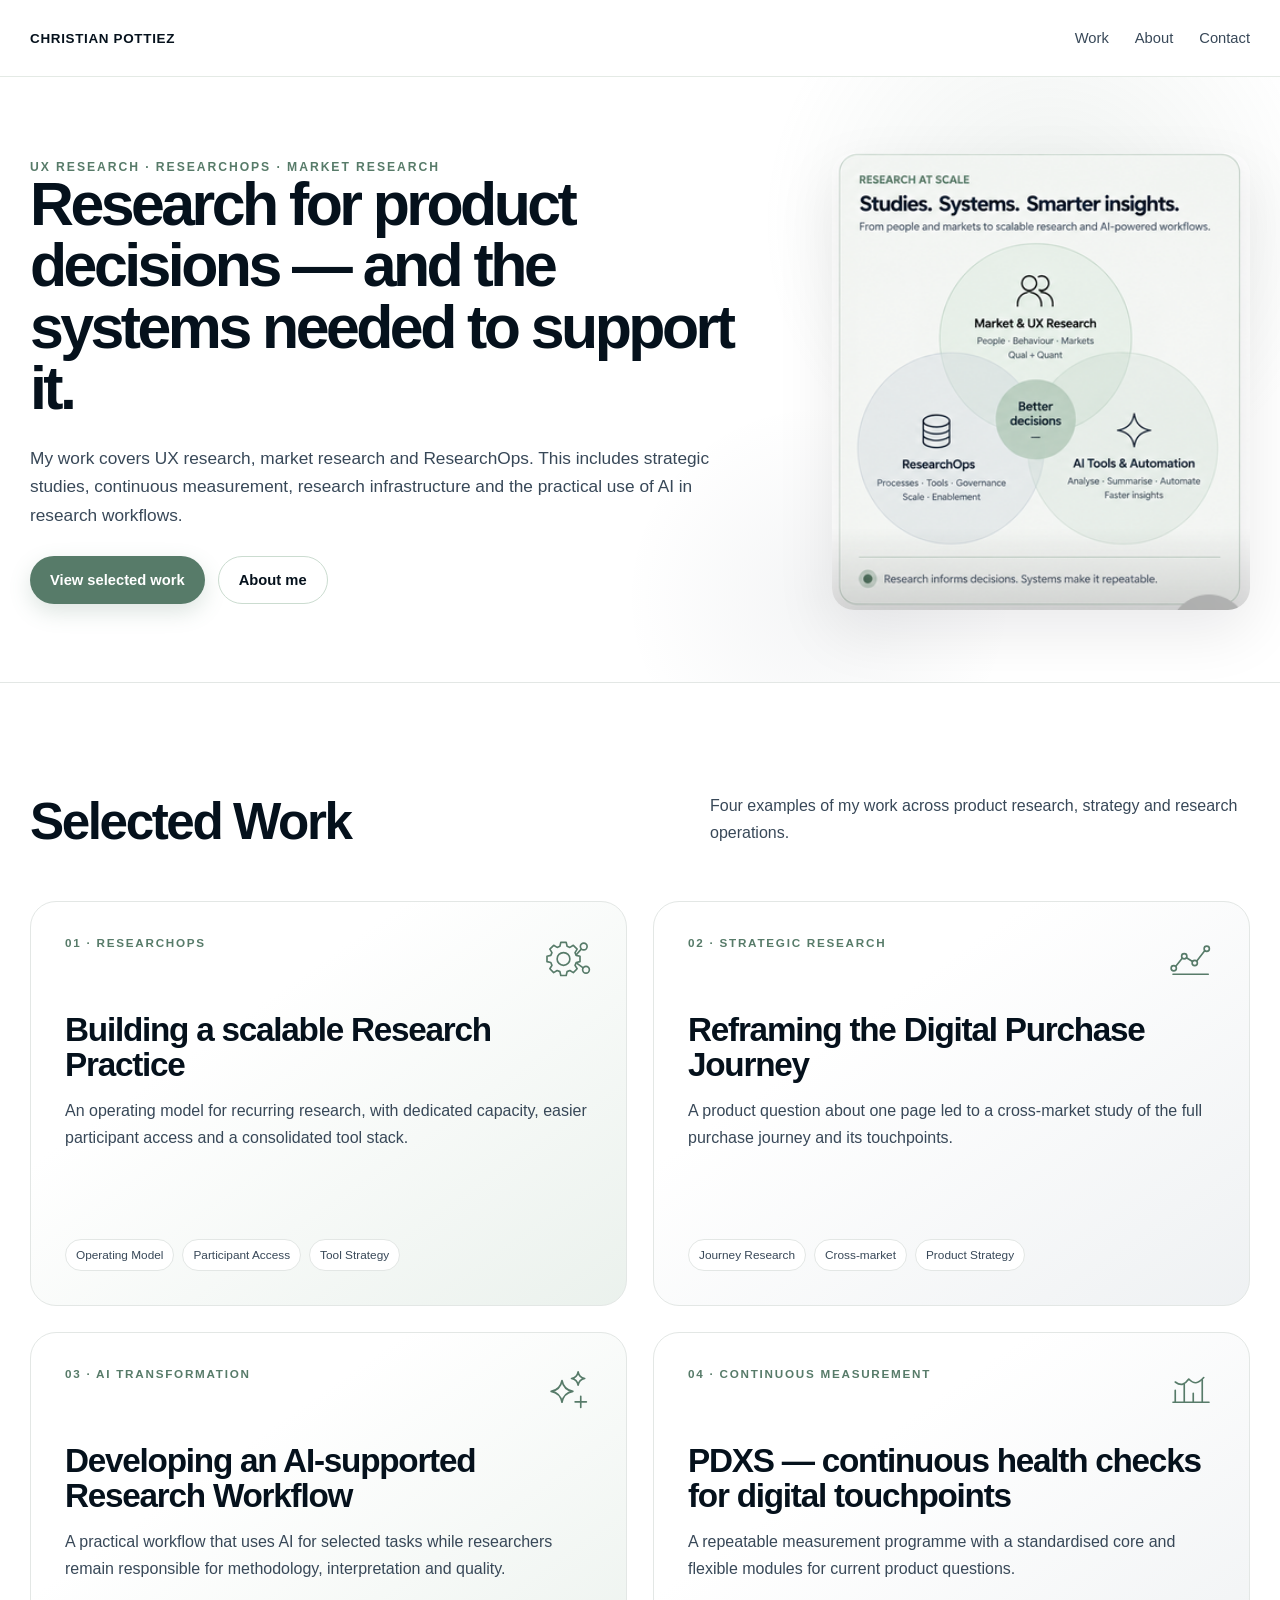
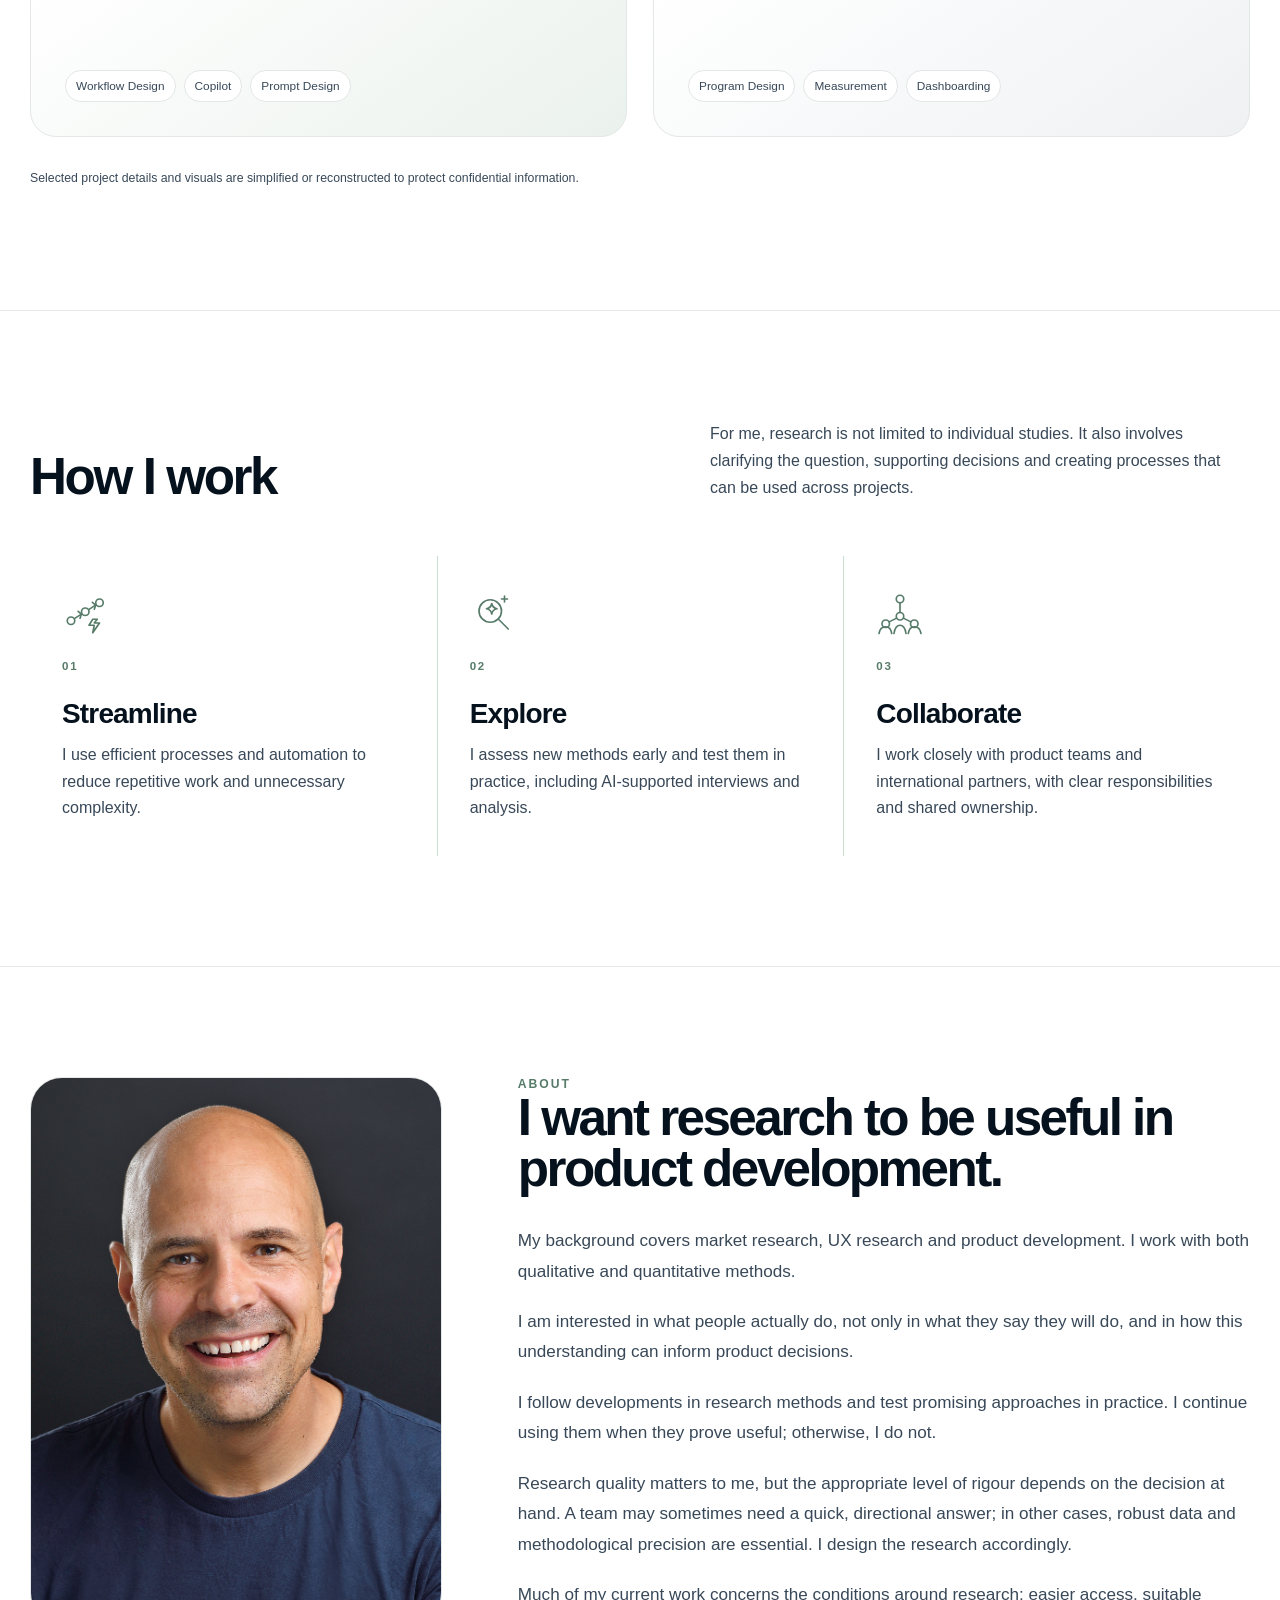
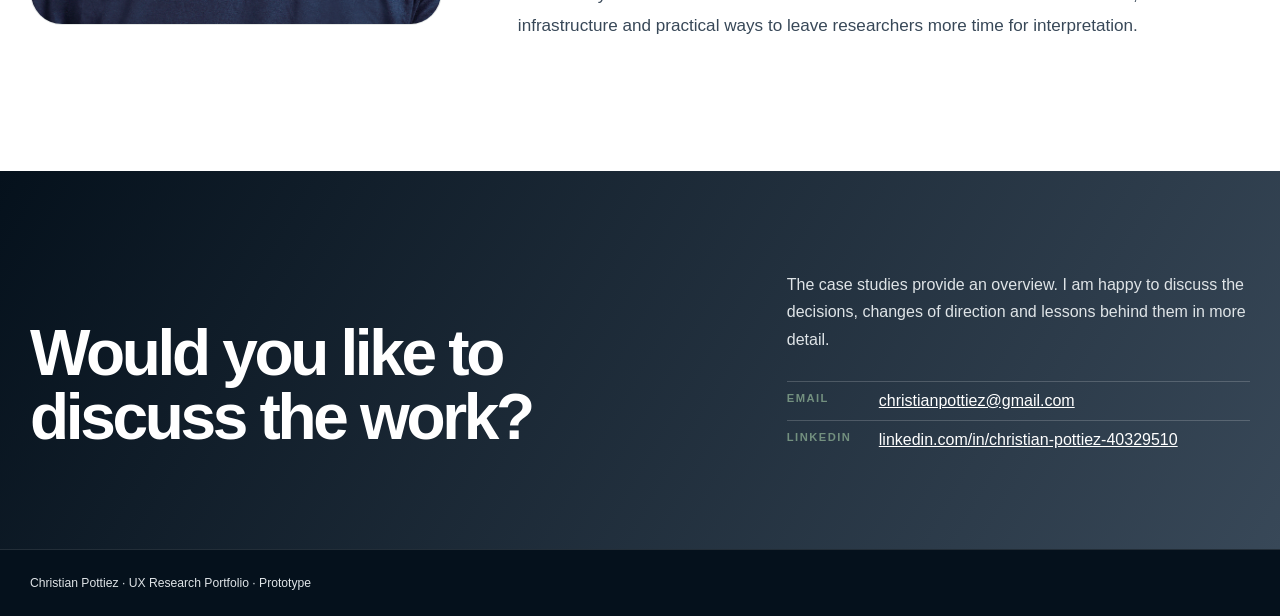
<file: index.html>
<!doctype html><html lang="en"><head>
<meta charset="utf-8"><meta name="viewport" content="width=device-width, initial-scale=1">
<meta name="robots" content="noindex,nofollow">
<title>Christian Pottiez — UX Research, ResearchOps & Market Research</title>
<link rel="icon" href="assets/icons/favicon.svg?v=20260906-3" type="image/svg+xml">
<link rel="stylesheet" href="assets/css/styles.css?v=20260910-7">
</head>
<body><header class="nav"><div class="wrap nav-inner">
<a class="brand" href="index.html">Christian Pottiez</a>
<nav class="nav-links"><a href="index.html#work">Work</a><a href="index.html#about">About</a><a href="index.html#contact">Contact</a></nav>
</div></header>
<main>
<section class="hero"><div class="wrap hero-grid">
<div>
<div class="eyebrow">UX Research · ResearchOps · Market Research</div>
<h1>Research for product decisions — and the systems needed to support it.</h1>
<p class="hero-copy">My work covers UX research, market research and ResearchOps. This includes strategic studies, continuous measurement, research infrastructure and the practical use of AI in research workflows.</p>
<div class="button-row"><a class="btn btn-dark" href="#work">View selected work</a><a class="btn btn-light" href="#about">About me</a></div>
</div>
<img class="hero-graphic" src="assets/images/hero-research-at-scale.png" alt="Research at scale: Market and UX Research, ResearchOps, and AI Tools and Automation overlap to support better decisions.">
</div></section>

<section class="section" id="work"><div class="wrap">
<div class="section-head"><h2>Selected Work</h2><p>Four examples of my work across product research, strategy and research operations.</p></div>
<div class="case-grid">
<a class="case-card" href="work/researchops/"><div><div class="case-top"><span class="case-no">01 · RESEARCHOPS</span><img class="case-icon" src="assets/icons/researchops.svg?v=20260906-4" alt=""></div><h3>Building a scalable Research Practice</h3><p>An operating model for recurring research, with dedicated capacity, easier participant access and a consolidated tool stack.</p></div><div class="tags"><span class="tag">Operating Model</span><span class="tag">Participant Access</span><span class="tag">Tool Strategy</span></div></a>
<a class="case-card" href="work/purchase-journey/"><div><div class="case-top"><span class="case-no">02 · STRATEGIC RESEARCH</span><img class="case-icon" src="assets/icons/purchase-journey.svg?v=20260906-3" alt=""></div><h3>Reframing the Digital Purchase Journey</h3><p>A product question about one page led to a cross-market study of the full purchase journey and its touchpoints.</p></div><div class="tags"><span class="tag">Journey Research</span><span class="tag">Cross-market</span><span class="tag">Product Strategy</span></div></a>
<a class="case-card" href="work/ai-research/"><div><div class="case-top"><span class="case-no">03 · AI TRANSFORMATION</span><img class="case-icon" src="assets/icons/ai-research.svg?v=20260906-4" alt=""></div><h3>Developing an AI-supported Research Workflow</h3><p>A practical workflow that uses AI for selected tasks while researchers remain responsible for methodology, interpretation and quality.</p></div><div class="tags"><span class="tag">Workflow Design</span><span class="tag">Copilot</span><span class="tag">Prompt Design</span></div></a>
<a class="case-card" href="work/pdxs/"><div><div class="case-top"><span class="case-no">04 · CONTINUOUS MEASUREMENT</span><img class="case-icon" src="assets/icons/pdxs.svg?v=20260906-3" alt=""></div><h3>PDXS — continuous health checks for digital touchpoints</h3><p>A repeatable measurement programme with a standardised core and flexible modules for current product questions.</p></div><div class="tags"><span class="tag">Program Design</span><span class="tag">Measurement</span><span class="tag">Dashboarding</span></div></a>
</div>
<p class="note">Selected project details and visuals are simplified or reconstructed to protect confidential information.</p>
</div></section>

<section class="section"><div class="wrap">
<div class="section-head"><h2>How I work</h2><p>For me, research is not limited to individual studies. It also involves clarifying the question, supporting decisions and creating processes that can be used across projects.</p></div>
<div class="how-grid">
<div class="how"><img src="assets/icons/streamline.svg?v=20260906-5" alt=""><div class="n">01</div><h3>Streamline</h3><p>I use efficient processes and automation to reduce repetitive work and unnecessary complexity.</p></div>
<div class="how"><img src="assets/icons/explore.svg?v=20260906-5" alt=""><div class="n">02</div><h3>Explore</h3><p>I assess new methods early and test them in practice, including AI-supported interviews and analysis.</p></div>
<div class="how"><img src="assets/icons/collaborate.svg?v=20260906-5" alt=""><div class="n">03</div><h3>Collaborate</h3><p>I work closely with product teams and international partners, with clear responsibilities and shared ownership.</p></div>
</div></div></section>

<section class="section" id="about"><div class="wrap about-grid">
<img class="portrait" src="assets/images/www.foto-gallas.de_10.06.21_018-B.jpg?v=20260913-1" alt="Portrait of Christian Pottiez">
<div class="about"><div class="eyebrow">About</div><h2>I want research to be useful in product development.</h2>
<p>My background covers market research, UX research and product development. I work with both qualitative and quantitative methods.</p>
<p>I am interested in what people actually do, not only in what they say they will do, and in how this understanding can inform product decisions.</p>
<p>I follow developments in research methods and test promising approaches in practice. I continue using them when they prove useful; otherwise, I do not.</p>
<p>Research quality matters to me, but the appropriate level of rigour depends on the decision at hand. A team may sometimes need a quick, directional answer; in other cases, robust data and methodological precision are essential. I design the research accordingly.</p>
<p>Much of my current work concerns the conditions around research: easier access, suitable infrastructure and practical ways to leave researchers more time for interpretation.</p>
</div></div></section>

<section class="contact" id="contact"><div class="wrap contact-grid">
<h2>Would you like to discuss the work?</h2>
<div class="contact-copy"><p>The case studies provide an overview. I am happy to discuss the decisions, changes of direction and lessons behind them in more detail.</p>
<dl class="contact-details"><div><dt>Email</dt><dd><a href="mailto:christianpottiez@gmail.com">christianpottiez@gmail.com</a></dd></div><div><dt>LinkedIn</dt><dd><a href="https://www.linkedin.com/in/christian-pottiez-40329510" target="_blank" rel="noopener noreferrer">linkedin.com/in/christian-pottiez-40329510</a></dd></div></dl></div>
</div></section>
</main><footer class="footer"><div class="wrap">Christian Pottiez · UX Research Portfolio · Prototype</div></footer><script src="assets/js/main.js"></script></body></html>
</file>
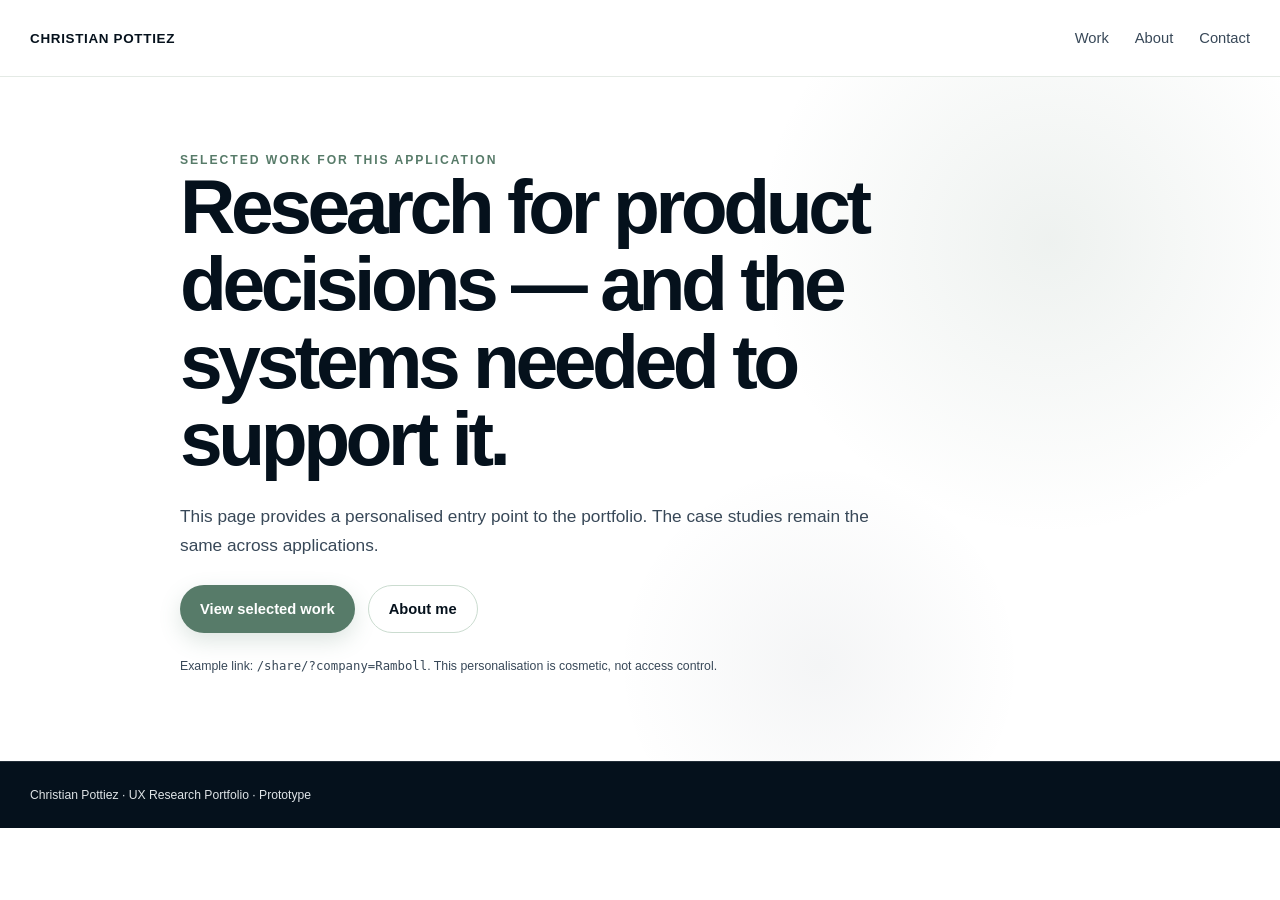
<file: share/index.html>
<!doctype html><html lang="en"><head>
<meta charset="utf-8"><meta name="viewport" content="width=device-width, initial-scale=1">
<meta name="robots" content="noindex,nofollow">
<title>Selected work — Christian Pottiez</title>
<link rel="icon" href="../assets/icons/favicon.svg?v=20260906-3" type="image/svg+xml">
<link rel="stylesheet" href="../assets/css/styles.css?v=20260906-3">
</head>
<body><header class="nav"><div class="wrap nav-inner">
<a class="brand" href="../index.html">Christian Pottiez</a>
<nav class="nav-links"><a href="../index.html#work">Work</a><a href="../index.html#about">About</a><a href="../index.html#contact">Contact</a></nav>
</div></header>
<main><section class="hero"><div class="wrap" style="max-width:920px">
<div class="eyebrow">Selected work for <span data-company>this application</span></div>
<h1 style="font-size:clamp(3rem,6vw,5.6rem)">Research for product decisions — and the systems needed to support it.</h1>
<p class="hero-copy">This page provides a personalised entry point to the portfolio. The case studies remain the same across applications.</p>
<div class="button-row"><a class="btn btn-dark" href="../index.html#work">View selected work</a><a class="btn btn-light" href="../index.html#about">About me</a></div>
<p class="confidential">Example link: <code>/share/?company=Ramboll</code>. This personalisation is cosmetic, not access control.</p>
</div></section></main><footer class="footer"><div class="wrap">Christian Pottiez · UX Research Portfolio · Prototype</div></footer><script src="../assets/js/main.js"></script></body></html>
</file>
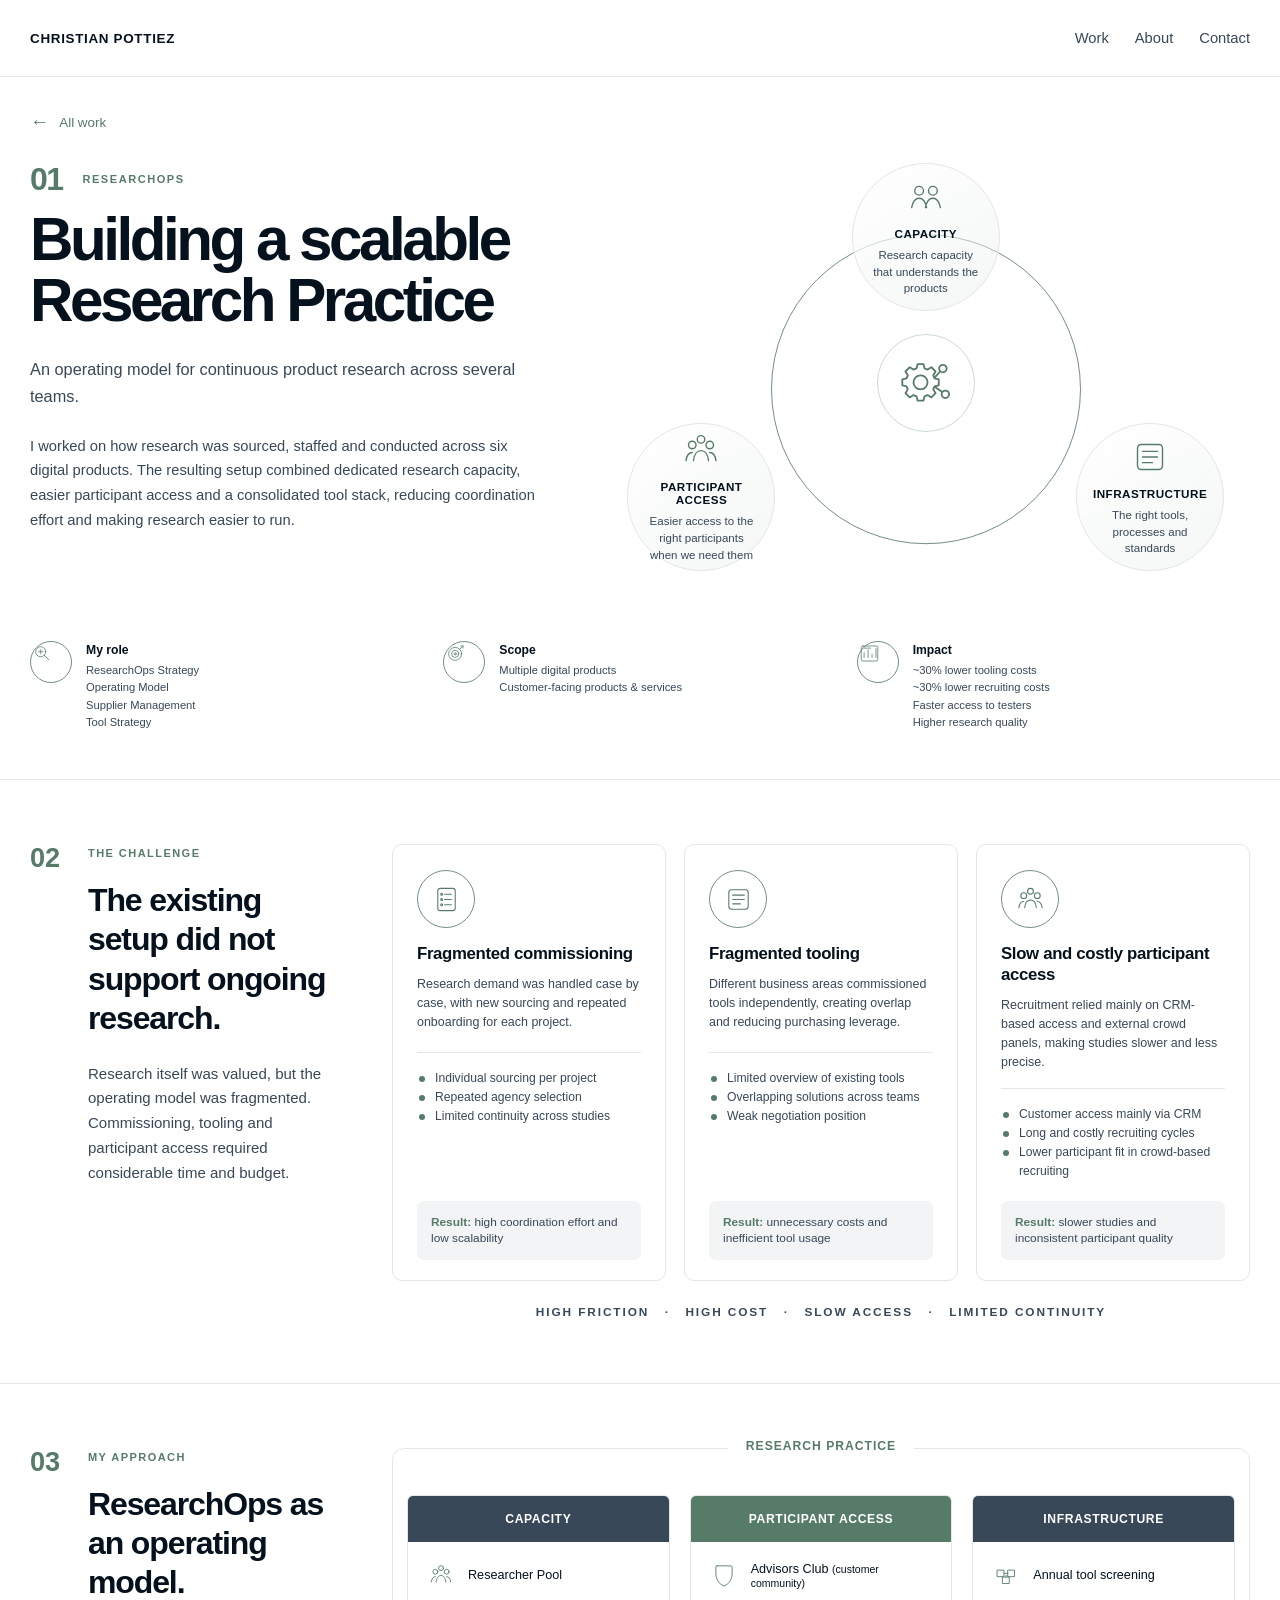
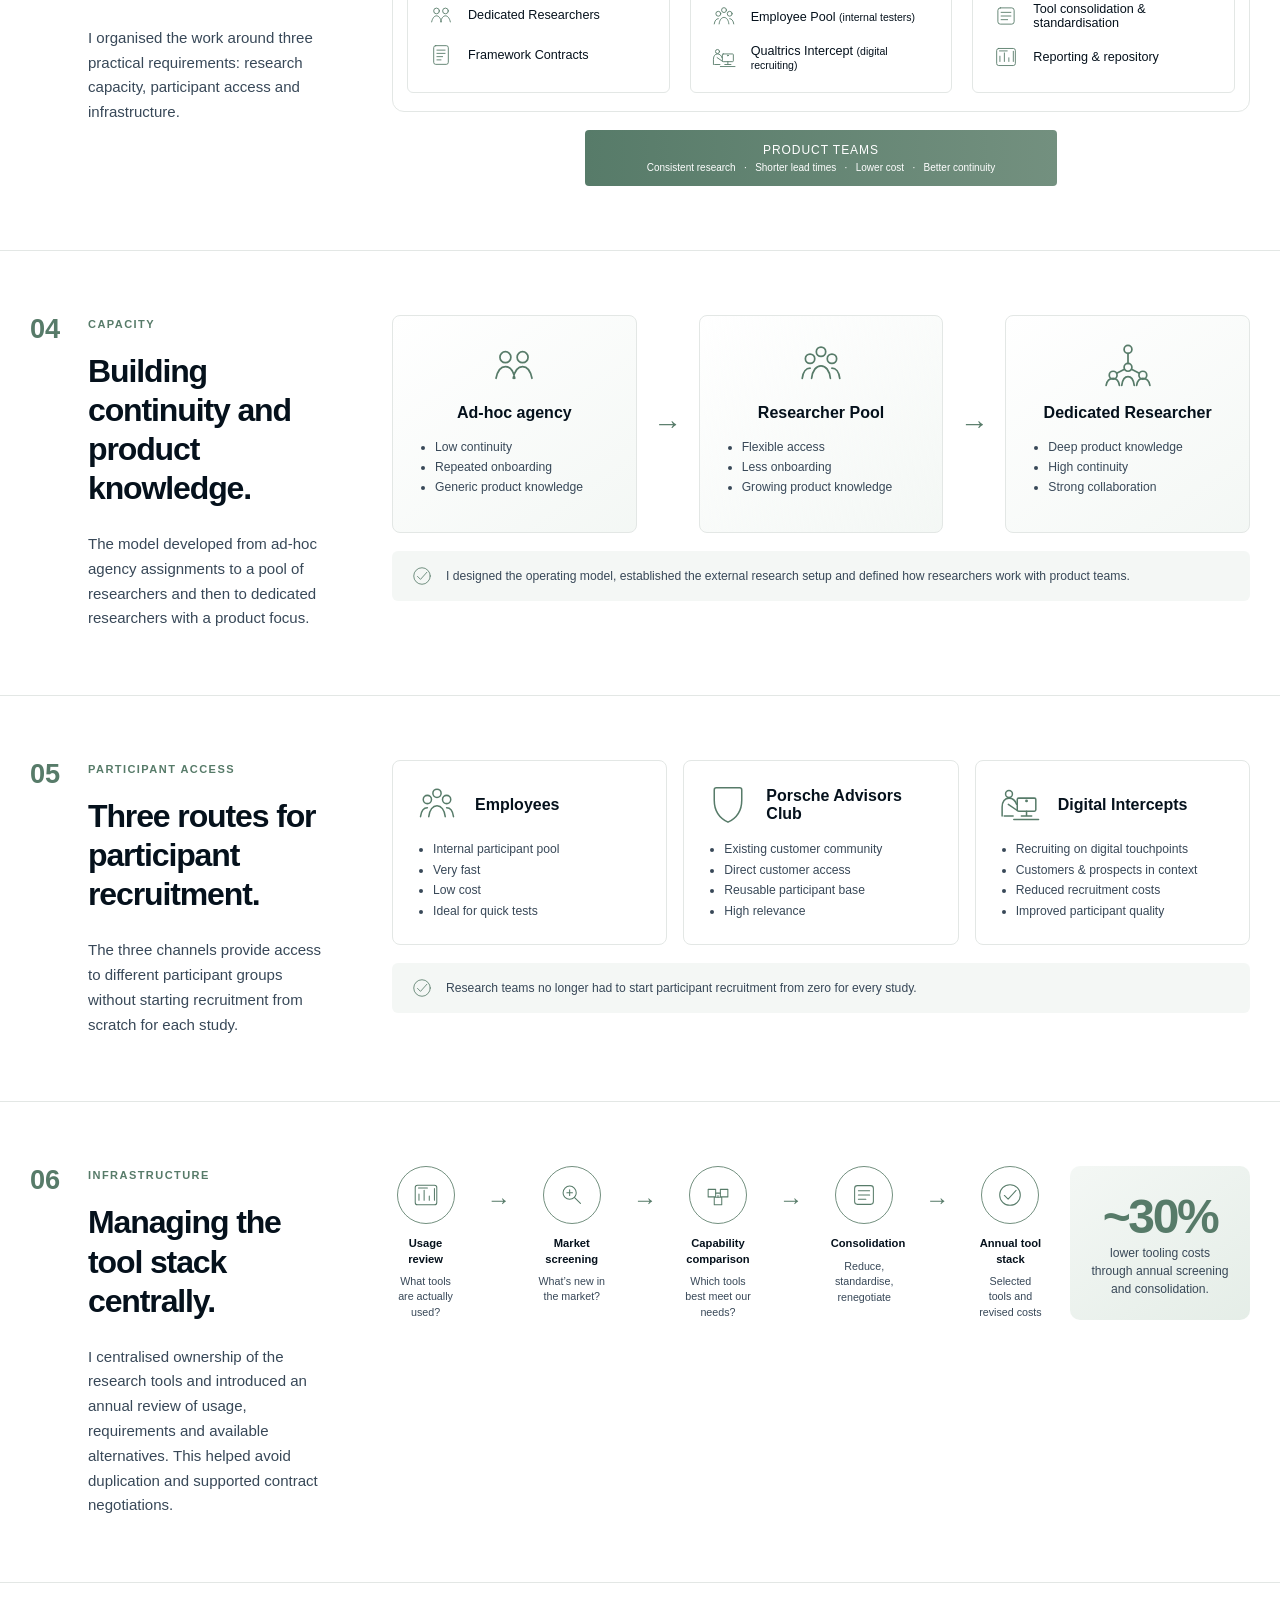
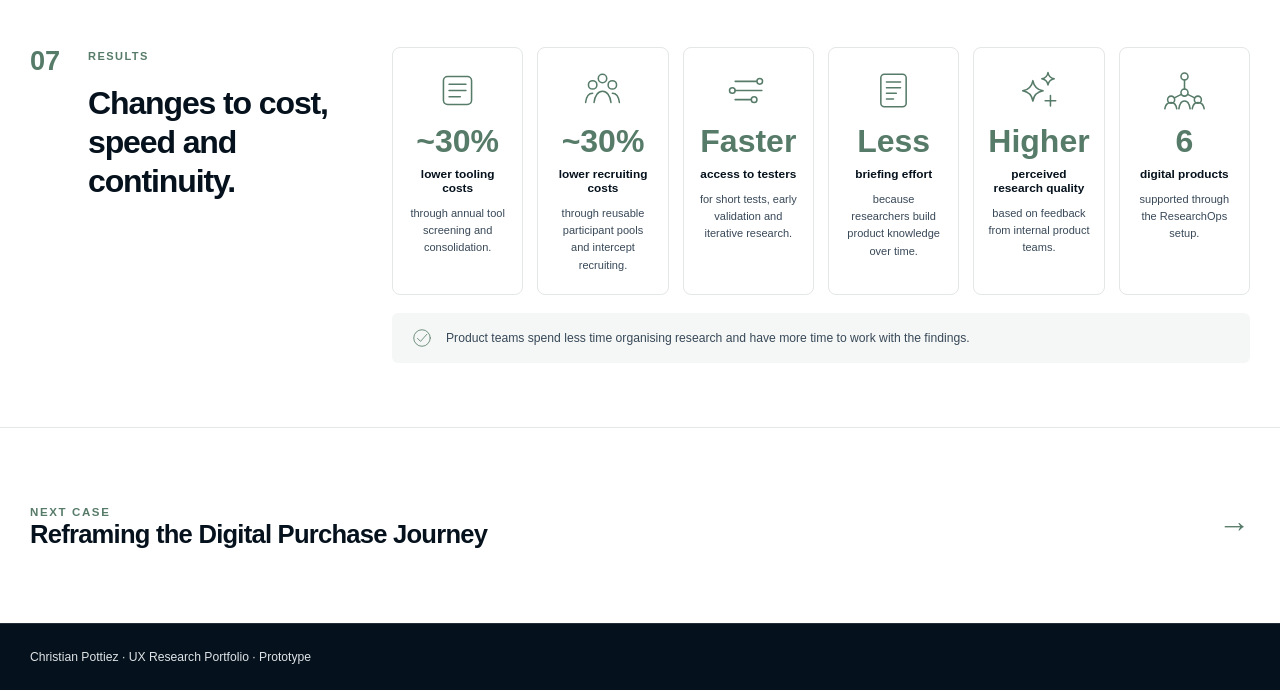
<file: work/researchops/index.html>
<!doctype html><html lang="en"><head>
<meta charset="utf-8"><meta name="viewport" content="width=device-width, initial-scale=1">
<meta name="robots" content="noindex,nofollow">
<title>Building a scalable Research Practice — Christian Pottiez</title>
<link rel="icon" href="../../assets/icons/favicon.svg?v=20260906-3" type="image/svg+xml">
<link rel="stylesheet" href="../../assets/css/styles.css?v=20260906-6">
<link rel="stylesheet" href="../../assets/css/researchops.css?v=20260908-2">
</head>
<body><header class="nav"><div class="wrap nav-inner">
<a class="brand" href="../../index.html">Christian Pottiez</a>
<nav class="nav-links"><a href="../../index.html#work">Work</a><a href="../../index.html#about">About</a><a href="../../index.html#contact">Contact</a></nav>
</div></header>
<main class="ro-page">
<section class="ro-hero"><div class="wrap"><a class="ro-back" href="../../index.html#work">All work</a><div class="ro-hero-grid">
<div><div class="ro-title-line"><span class="ro-index">01</span><span class="ro-label">ResearchOps</span></div><h1>Building a scalable Research Practice</h1><p class="case-lede">An operating model for continuous product research across several teams.</p><p class="ro-summary">I worked on how research was sourced, staffed and conducted across six digital products. The resulting setup combined dedicated research capacity, easier participant access and a consolidated tool stack, reducing coordination effort and making research easier to run.</p></div>
<div class="ro-wheel" aria-label="Research practice built from capacity, participant access and infrastructure"><div class="ro-orbit"></div><div class="ro-wheel-center"><img src="../../assets/icons/researchops.svg?v=20260906-4" alt=""></div>
<div class="ro-wheel-node capacity"><img src="../../assets/icons/capacity.svg?v=20260906-3" alt=""><strong>Capacity</strong><span>Research capacity that understands the products</span></div>
<div class="ro-wheel-node participants"><img src="../../assets/icons/participants.svg?v=20260906-3" alt=""><strong>Participant access</strong><span>Easier access to the right participants when we need them</span></div>
<div class="ro-wheel-node infrastructure"><img src="../../assets/icons/tooling.svg?v=20260906-3" alt=""><strong>Infrastructure</strong><span>The right tools, processes and standards</span></div>
</div></div><div class="ro-meta-strip">
<div class="ro-meta-item"><span class="ro-meta-icon"><img src="../../assets/icons/understand.svg?v=20260906-3" alt=""></span><div><strong>My role</strong><span>ResearchOps Strategy<br>Operating Model<br>Supplier Management<br>Tool Strategy</span></div></div>
<div class="ro-meta-item"><span class="ro-meta-icon"><img src="../../assets/icons/influence.svg?v=20260906-3" alt=""></span><div><strong>Scope</strong><span>Multiple digital products<br>Customer-facing products &amp; services</span></div></div>
<div class="ro-meta-item"><span class="ro-meta-icon"><img src="../../assets/icons/dashboard.svg?v=20260906-3" alt=""></span><div><strong>Impact</strong><span>~30% lower tooling costs<br>~30% lower recruiting costs<br>Faster access to testers<br>Higher research quality</span></div></div>
</div></div></section>

<section class="ro-section"><div class="wrap ro-section-grid"><div class="ro-section-head"><span class="ro-section-number">02</span><div><div class="ro-section-kicker">The challenge</div><h2>The existing setup did not support ongoing research.</h2><p class="ro-section-intro">Research itself was valued, but the operating model was fragmented. Commissioning, tooling and participant access required considerable time and budget.</p></div></div>
<div class="ro-content"><div class="ro-challenge-cards">
<article class="ro-challenge-card"><span class="ro-challenge-icon"><img src="../../assets/icons/questionnaire.svg?v=20260906-3" alt=""></span><h3>Fragmented commissioning</h3><p>Research demand was handled case by case, with new sourcing and repeated onboarding for each project.</p><ul><li>Individual sourcing per project</li><li>Repeated agency selection</li><li>Limited continuity across studies</li></ul><div class="ro-challenge-result"><strong>Result:</strong> high coordination effort and low scalability</div></article>
<article class="ro-challenge-card"><span class="ro-challenge-icon"><img src="../../assets/icons/tooling.svg?v=20260906-3" alt=""></span><h3>Fragmented tooling</h3><p>Different business areas commissioned tools independently, creating overlap and reducing purchasing leverage.</p><ul><li>Limited overview of existing tools</li><li>Overlapping solutions across teams</li><li>Weak negotiation position</li></ul><div class="ro-challenge-result"><strong>Result:</strong> unnecessary costs and inefficient tool usage</div></article>
<article class="ro-challenge-card"><span class="ro-challenge-icon"><img src="../../assets/icons/participants.svg?v=20260906-3" alt=""></span><h3>Slow and costly participant access</h3><p>Recruitment relied mainly on CRM-based access and external crowd panels, making studies slower and less precise.</p><ul><li>Customer access mainly via CRM</li><li>Long and costly recruiting cycles</li><li>Lower participant fit in crowd-based recruiting</li></ul><div class="ro-challenge-result"><strong>Result:</strong> slower studies and inconsistent participant quality</div></article>
</div><div class="ro-cost-line">High friction &nbsp; · &nbsp; High cost &nbsp; · &nbsp; Slow access &nbsp; · &nbsp; Limited continuity</div></div></div></section>

<section class="ro-section"><div class="wrap ro-section-grid"><div class="ro-section-head"><span class="ro-section-number">03</span><div><div class="ro-section-kicker">My approach</div><h2>ResearchOps as an operating model.</h2><p class="ro-section-intro">I organised the work around three practical requirements: research capacity, participant access and infrastructure.</p></div></div>
<div class="ro-content"><div class="ro-practice"><div class="ro-practice-title">Research practice</div><div class="ro-practice-grid">
<div class="ro-practice-column"><h3>Capacity</h3><div class="ro-practice-list"><div class="ro-practice-item"><img src="../../assets/icons/participants.svg?v=20260906-3" alt=""><span>Researcher Pool</span></div><div class="ro-practice-item"><img src="../../assets/icons/capacity.svg?v=20260906-3" alt=""><span>Dedicated Researchers</span></div><div class="ro-practice-item"><img src="../../assets/icons/briefing.svg?v=20260906-3" alt=""><span>Framework Contracts</span></div></div></div>
<div class="ro-practice-column"><h3>Participant access</h3><div class="ro-practice-list"><div class="ro-practice-item"><img src="../../assets/icons/porsche-advisors.svg?v=20260906-7" alt=""><span>Advisors Club <small>(customer community)</small></span></div><div class="ro-practice-item"><img src="../../assets/icons/participants.svg?v=20260906-3" alt=""><span>Employee Pool <small>(internal testers)</small></span></div><div class="ro-practice-item"><img src="../../assets/icons/digital-intercept.svg?v=20260906-7" alt=""><span>Qualtrics Intercept <small>(digital recruiting)</small></span></div></div></div>
<div class="ro-practice-column"><h3>Infrastructure</h3><div class="ro-practice-list"><div class="ro-practice-item"><img src="../../assets/icons/fit.svg?v=20260906-3" alt=""><span>Annual tool screening</span></div><div class="ro-practice-item"><img src="../../assets/icons/tooling.svg?v=20260906-3" alt=""><span>Tool consolidation &amp; standardisation</span></div><div class="ro-practice-item"><img src="../../assets/icons/dashboard.svg?v=20260906-3" alt=""><span>Reporting &amp; repository</span></div></div></div>
</div></div><div class="ro-product-bar">Product teams<small>Consistent research &nbsp; · &nbsp; Shorter lead times &nbsp; · &nbsp; Lower cost &nbsp; · &nbsp; Better continuity</small></div></div></div></section>

<section class="ro-section"><div class="wrap ro-section-grid"><div class="ro-section-head"><span class="ro-section-number">04</span><div><div class="ro-section-kicker">Capacity</div><h2>Building continuity and product knowledge.</h2><p class="ro-section-intro">The model developed from ad-hoc agency assignments to a pool of researchers and then to dedicated researchers with a product focus.</p></div></div>
<div class="ro-content"><div class="ro-card-flow">
<article class="ro-card"><img src="../../assets/icons/capacity.svg?v=20260906-3" alt=""><h3>Ad-hoc agency</h3><ul><li>Low continuity</li><li>Repeated onboarding</li><li>Generic product knowledge</li></ul></article><span class="ro-arrow">→</span>
<article class="ro-card"><img src="../../assets/icons/participants.svg?v=20260906-3" alt=""><h3>Researcher Pool</h3><ul><li>Flexible access</li><li>Less onboarding</li><li>Growing product knowledge</li></ul></article><span class="ro-arrow">→</span>
<article class="ro-card"><img src="../../assets/icons/collaborate.svg?v=20260906-5" alt=""><h3>Dedicated Researcher</h3><ul><li>Deep product knowledge</li><li>High continuity</li><li>Strong collaboration</li></ul></article>
</div><div class="ro-strip"><img src="../../assets/icons/check.svg?v=20260906-3" alt="">I designed the operating model, established the external research setup and defined how researchers work with product teams.</div></div></div></section>

<section class="ro-section"><div class="wrap ro-section-grid"><div class="ro-section-head"><span class="ro-section-number">05</span><div><div class="ro-section-kicker">Participant access</div><h2>Three routes for participant recruitment.</h2><p class="ro-section-intro">The three channels provide access to different participant groups without starting recruitment from scratch for each study.</p></div></div>
<div class="ro-content"><div class="ro-access-grid">
<article class="ro-access-card"><div class="ro-access-card-head"><img src="../../assets/icons/participants.svg?v=20260906-3" alt=""><h3>Employees</h3></div><ul><li>Internal participant pool</li><li>Very fast</li><li>Low cost</li><li>Ideal for quick tests</li></ul></article>
<article class="ro-access-card"><div class="ro-access-card-head"><img src="../../assets/icons/porsche-advisors.svg?v=20260906-7" alt=""><h3>Porsche Advisors Club</h3></div><ul><li>Existing customer community</li><li>Direct customer access</li><li>Reusable participant base</li><li>High relevance</li></ul></article>
<article class="ro-access-card"><div class="ro-access-card-head"><img src="../../assets/icons/digital-intercept.svg?v=20260906-7" alt=""><h3>Digital Intercepts</h3></div><ul><li>Recruiting on digital touchpoints</li><li>Customers &amp; prospects in context</li><li>Reduced recruitment costs</li><li>Improved participant quality</li></ul></article>
</div><div class="ro-strip"><img src="../../assets/icons/check.svg?v=20260906-3" alt="">Research teams no longer had to start participant recruitment from zero for every study.</div></div></div></section>

<section class="ro-section"><div class="wrap ro-section-grid"><div class="ro-section-head"><span class="ro-section-number">06</span><div><div class="ro-section-kicker">Infrastructure</div><h2>Managing the tool stack centrally.</h2><p class="ro-section-intro">I centralised ownership of the research tools and introduced an annual review of usage, requirements and available alternatives. This helped avoid duplication and supported contract negotiations.</p></div></div>
<div class="ro-content ro-tool-layout"><div class="ro-tool-flow">
<div class="ro-tool-step"><img src="../../assets/icons/dashboard.svg?v=20260906-3" alt=""><strong>Usage review</strong><span>What tools are actually used?</span></div><div class="ro-tool-arrow">→</div>
<div class="ro-tool-step"><img src="../../assets/icons/understand.svg?v=20260906-3" alt=""><strong>Market screening</strong><span>What’s new in the market?</span></div><div class="ro-tool-arrow">→</div>
<div class="ro-tool-step"><img src="../../assets/icons/fit.svg?v=20260906-3" alt=""><strong>Capability comparison</strong><span>Which tools best meet our needs?</span></div><div class="ro-tool-arrow">→</div>
<div class="ro-tool-step"><img src="../../assets/icons/tooling.svg?v=20260906-3" alt=""><strong>Consolidation</strong><span>Reduce, standardise, renegotiate</span></div><div class="ro-tool-arrow">→</div>
<div class="ro-tool-step"><img src="../../assets/icons/check.svg?v=20260906-3" alt=""><strong>Annual tool stack</strong><span>Selected tools and revised costs</span></div>
</div><div class="ro-tool-result"><strong>~30%</strong><span>lower tooling costs through annual screening and consolidation.</span></div></div></div></section>

<section class="ro-section"><div class="wrap ro-section-grid"><div class="ro-section-head"><span class="ro-section-number">07</span><div><div class="ro-section-kicker">Results</div><h2>Changes to cost, speed and continuity.</h2></div></div>
<div class="ro-content"><div class="ro-impact-grid">
<article class="ro-impact-card"><img src="../../assets/icons/tooling.svg?v=20260906-3" alt=""><strong>~30%</strong><b>lower tooling costs</b><span>through annual tool screening and consolidation.</span></article>
<article class="ro-impact-card"><img src="../../assets/icons/participants.svg?v=20260906-3" alt=""><strong>~30%</strong><b>lower recruiting costs</b><span>through reusable participant pools and intercept recruiting.</span></article>
<article class="ro-impact-card"><img src="../../assets/icons/flexibility.svg?v=20260906-3" alt=""><strong>Faster</strong><b>access to testers</b><span>for short tests, early validation and iterative research.</span></article>
<article class="ro-impact-card"><img src="../../assets/icons/briefing.svg?v=20260906-3" alt=""><strong>Less</strong><b>briefing effort</b><span>because researchers build product knowledge over time.</span></article>
<article class="ro-impact-card"><img src="../../assets/icons/ai-research.svg?v=20260906-4" alt=""><strong>Higher</strong><b>perceived research quality</b><span>based on feedback from internal product teams.</span></article>
<article class="ro-impact-card"><img src="../../assets/icons/collaborate.svg?v=20260906-5" alt=""><strong>6</strong><b>digital products</b><span>supported through the ResearchOps setup.</span></article>
</div><div class="ro-strip"><img src="../../assets/icons/check.svg?v=20260906-3" alt="">Product teams spend less time organising research and have more time to work with the findings.</div></div></div></section>

<section class="next"><div class="wrap"><a href="../../work/purchase-journey/"><div><span>Next case</span><br><strong>Reframing the Digital Purchase Journey</strong></div><div style="font-size:2rem;color:var(--sage)">→</div></a></div></section>
</main><footer class="footer"><div class="wrap">Christian Pottiez · UX Research Portfolio · Prototype</div></footer><script src="../../assets/js/main.js"></script></body></html>
</file>
<file: assets/css/styles.css>
:root{
  --ink:#05111c; --slate:#384858; --muted:#384858;
  --sage:#577b69; --sage-2:#73907f; --sage-soft:#cbdcd0; --sage-bg:rgba(203,220,208,.24);
  --blue-soft:#dfe4e7;
  --line:#e3e7e5; --white:#fff; --max:1220px; --radius:26px;
  --shadow:0 22px 60px rgba(5,17,28,.085);
}
*{box-sizing:border-box}
html{scroll-behavior:smooth}
body{margin:0;background:#fff;color:var(--ink);font-family:Inter,ui-sans-serif,-apple-system,BlinkMacSystemFont,"Segoe UI",Roboto,Helvetica,Arial,sans-serif;-webkit-font-smoothing:antialiased}
img{max-width:100%;display:block} a{color:inherit}
.wrap{width:min(calc(100% - 48px),var(--max));margin:0 auto}
.nav{position:sticky;top:0;z-index:50;background:rgba(255,255,255,.9);backdrop-filter:blur(16px);border-bottom:1px solid rgba(226,232,227,.9)}
.nav-inner{height:76px;display:flex;justify-content:space-between;align-items:center;gap:24px}
.brand{text-decoration:none;text-transform:uppercase;font-weight:750;letter-spacing:.05em;font-size:.84rem}
.nav-links{display:flex;align-items:center;gap:26px}.nav-links a{text-decoration:none;color:var(--slate);font-size:.92rem}.nav-links a:hover{color:var(--ink)}
.eyebrow{font-size:.76rem;line-height:1.2;text-transform:uppercase;letter-spacing:.16em;color:var(--sage);font-weight:760}
.hero{padding:76px 0 72px;background:radial-gradient(circle at 82% 24%,rgba(115,144,127,.12),transparent 25%),radial-gradient(circle at 64% 86%,rgba(56,72,88,.055),transparent 20%)}.hero-grid{display:grid;grid-template-columns:minmax(0,1.28fr) minmax(400px,.72fr);gap:58px;align-items:center}
h1{font-size:clamp(3.1rem,6vw,6.25rem);line-height:.98;letter-spacing:-.058em;margin:0}
.hero h1{font-size:clamp(3.75rem,4.75vw,4.35rem);line-height:1.01;max-width:750px}
.hero-copy{font-size:1.08rem;color:var(--slate);line-height:1.66;max-width:700px;margin:24px 0 26px}
.hero-graphic{width:100%;max-width:480px;justify-self:end;border-radius:22px;box-shadow:var(--shadow)}
.hero-art{min-height:486px;border:1px solid var(--sage-soft);border-radius:38px;background:linear-gradient(145deg,rgba(203,220,208,.78) 0%,#f7f8f6 52%,rgba(223,228,231,.8) 100%);box-shadow:var(--shadow);position:relative;overflow:hidden;padding:32px}
.hero-art:before{content:"";position:absolute;width:310px;height:310px;border:1px solid rgba(87,123,105,.22);border-radius:50%;right:-92px;top:-80px}.hero-art:after{content:"";position:absolute;width:180px;height:180px;border-radius:50%;background:rgba(56,72,88,.09);left:-62px;bottom:-72px}
.hero-art-kicker{position:relative;z-index:2;font-size:.68rem;line-height:1;text-transform:uppercase;letter-spacing:.16em;color:var(--sage);font-weight:760}
.product-loop{position:absolute;inset:72px 28px 80px}
.loop-card{position:absolute;border-radius:20px;padding:18px 20px;box-shadow:0 13px 32px rgba(5,17,28,.1);z-index:2}
.loop-card>span{display:block;font-size:.58rem;letter-spacing:.15em;font-weight:780;margin-bottom:10px}.loop-card>strong{display:block;font-size:1rem;line-height:1.15;letter-spacing:-.025em}.loop-card>small{display:block;font-size:.69rem;line-height:1.4;margin-top:9px}
.loop-research{width:226px;left:0;top:0;background:rgba(255,255,255,.94);border:1px solid var(--sage-2)}.loop-research>span{color:var(--sage)}
.loop-pills{display:flex;gap:5px;flex-wrap:wrap;margin-top:14px}.loop-pills small{font-size:.61rem;padding:5px 7px;border-radius:999px;background:var(--sage-soft);color:var(--sage)}
.loop-decide{width:205px;right:0;top:102px;background:var(--slate);color:#fff;border:1px solid var(--slate)}.loop-decide>span{color:var(--sage-soft)}.loop-decide>strong{font-size:1.18rem}.loop-decide>small{color:var(--blue-soft)}
.loop-learn{width:238px;left:18px;bottom:0;background:var(--blue-soft);border:1px solid var(--slate)}.loop-learn>span{color:var(--slate)}.loop-learn>small{color:var(--slate)}
.loop-connector{position:absolute;width:100px;height:54px;border-right:2px solid rgba(87,123,105,.55);border-bottom:2px solid rgba(87,123,105,.55);border-radius:0 0 28px 0;z-index:1}.loop-connector:after{content:"";position:absolute;width:8px;height:8px;border-right:2px solid var(--sage);border-bottom:2px solid var(--sage);transform:rotate(45deg)}
.connector-one{left:48%;top:60px}.connector-one:after{right:-6px;bottom:-5px}.connector-two{right:35%;top:194px;transform:rotate(145deg)}.connector-two:after{right:-6px;bottom:-5px}
.hero-art-label{position:absolute;left:32px;right:32px;bottom:27px;color:var(--slate);font-size:.8rem;line-height:1.5;border-top:1px solid rgba(87,123,105,.25);padding-top:16px;display:flex;align-items:center;gap:9px}.hero-art-label i{width:9px;height:9px;border-radius:50%;background:var(--sage);box-shadow:0 0 0 5px rgba(203,220,208,.7);flex:0 0 auto}
.button-row{display:flex;gap:13px;flex-wrap:wrap}.btn{display:inline-flex;min-height:48px;align-items:center;justify-content:center;padding:0 20px;border-radius:999px;text-decoration:none;font-weight:680;font-size:.92rem}
.btn-dark{background:var(--sage);color:#fff;box-shadow:0 8px 22px rgba(87,123,105,.2)}.btn-dark:hover{background:var(--sage-2)}.btn-light{border:1px solid var(--sage-soft);background:rgba(255,255,255,.8)}
.section{padding:110px 0;border-top:1px solid var(--line)}
.section-head{display:flex;justify-content:space-between;align-items:end;gap:42px;margin-bottom:54px}
.section-head h2,.display{font-size:clamp(2.3rem,4vw,4rem);line-height:1;letter-spacing:-.047em;margin:0}
.section-head p{max-width:540px;margin:0;color:var(--slate);line-height:1.68}
.case-grid{display:grid;grid-template-columns:1fr 1fr;gap:26px}
.case-card{min-height:405px;padding:34px;border:1px solid var(--line);border-radius:var(--radius);text-decoration:none;display:flex;flex-direction:column;justify-content:space-between;background:linear-gradient(145deg,#fff 32%,rgba(203,220,208,.65) 145%);transition:.2s ease}.case-card:nth-child(even){background:linear-gradient(145deg,#fff 32%,rgba(223,228,231,.85) 145%)}
.case-card:hover{transform:translateY(-4px);box-shadow:var(--shadow);border-color:var(--sage-soft)}
.case-top{display:flex;align-items:flex-start;justify-content:space-between;gap:18px}.case-no{font-size:.73rem;letter-spacing:.15em;color:var(--sage);font-weight:760}.case-icon{width:48px;height:48px}
.case-card h3{font-size:2.08rem;line-height:1.06;letter-spacing:-.037em;margin:28px 0 16px}.case-card p{margin:0;color:var(--slate);line-height:1.67;max-width:560px}
.tags{display:flex;flex-wrap:wrap;gap:8px;margin-top:30px}.tag{border:1px solid var(--line);background:#fff;border-radius:999px;padding:8px 10px;font-size:.74rem;color:var(--slate)}
.note{font-size:.77rem;color:var(--muted);line-height:1.55;margin-top:32px}
.how-grid{display:grid;grid-template-columns:repeat(3,1fr)}.how{padding:34px 32px;border-left:1px solid var(--sage-soft)}.how:first-child{border-left:0}
.how img{width:48px;height:48px;margin-bottom:22px}.how .n{font-size:.72rem;color:var(--sage);font-weight:760;letter-spacing:.15em}.how h3{font-size:1.75rem;letter-spacing:-.03em;margin:26px 0 12px}.how p{margin:0;color:var(--slate);line-height:1.67}
.about-grid{display:grid;grid-template-columns:.72fr 1.28fr;gap:76px;align-items:start}.portrait{border-radius:32px;border:1px solid var(--line);background:var(--sage-bg)}
.about h2{font-size:clamp(2.5rem,4vw,4.2rem);line-height:1;letter-spacing:-.05em;margin:0 0 32px}.about p{font-size:1.07rem;color:var(--slate);line-height:1.78;margin:0 0 20px}
.contact{padding:100px 0;background:linear-gradient(120deg,var(--ink) 0%,var(--slate) 100%);color:#fff}.contact-grid{display:grid;grid-template-columns:1.2fr .8fr;gap:62px;align-items:end}.contact h2{font-size:clamp(2.6rem,5vw,5rem);line-height:1;letter-spacing:-.052em;margin:0}.contact p{color:var(--blue-soft);line-height:1.7;margin:0}
.contact-details{display:grid;gap:10px;margin:28px 0 0}.contact-details div{display:grid;grid-template-columns:76px minmax(0,1fr);gap:16px;padding-top:10px;border-top:1px solid rgba(255,255,255,.18)}.contact-details dt{color:var(--sage-2);font-size:.7rem;font-weight:760;letter-spacing:.13em;text-transform:uppercase}.contact-details dd{margin:0;color:#fff;overflow-wrap:anywhere}
.footer{padding:26px 0;background:var(--ink);border-top:1px solid rgba(255,255,255,.12);color:var(--blue-soft);font-size:.76rem}

.case-hero{padding:102px 0 72px}.case-hero h1{max-width:1030px}.case-lede{font-size:1.16rem;line-height:1.72;color:var(--slate);max-width:830px;margin:30px 0 0}
.meta-grid{display:grid;grid-template-columns:repeat(3,1fr);gap:18px;margin-top:52px}.meta{padding:22px 24px;background:var(--sage-bg);border-radius:20px}.meta strong{display:block;font-size:.72rem;text-transform:uppercase;letter-spacing:.13em;color:var(--sage);margin-bottom:8px}.meta span{font-size:.92rem;color:var(--slate);line-height:1.5}
.case-section{padding:92px 0;border-top:1px solid var(--line)}.split{display:grid;grid-template-columns:.68fr 1.32fr;gap:74px;align-items:start}.split h2{font-size:2rem;letter-spacing:-.035em;margin:0}
.body p{font-size:1.02rem;line-height:1.78;color:var(--slate);margin:0 0 18px}.body h3{font-size:1.55rem;letter-spacing:-.03em;margin:34px 0 12px}.body ul{margin:14px 0 0;padding-left:20px;color:var(--slate);line-height:1.72}
.visual{margin-top:30px;border:1px solid var(--line);border-radius:28px;background:var(--sage-bg);padding:26px}.visual img{width:100%;border-radius:18px}
.kpi-grid{display:grid;grid-template-columns:repeat(3,1fr);gap:18px}.kpi{padding:28px;border:1px solid var(--line);border-radius:22px;background:#fff}.kpi .big{font-size:2.5rem;font-weight:760;letter-spacing:-.05em}.kpi p{font-size:.92rem;line-height:1.55;color:var(--slate);margin:8px 0 0}
.pill-row{display:flex;flex-wrap:wrap;gap:10px}.pill{padding:10px 13px;border-radius:999px;background:var(--sage-bg);border:1px solid var(--line);font-size:.8rem;color:var(--slate)}
.flow-list{display:grid;gap:14px}.flow-item{display:grid;grid-template-columns:44px 1fr;gap:14px;align-items:start}.flow-item img{width:38px;height:38px}.flow-item strong{display:block;margin-bottom:4px}.flow-item p{margin:0;color:var(--slate);font-size:.94rem;line-height:1.6}
.evidence-grid{display:grid;grid-template-columns:repeat(3,1fr);gap:18px}.evidence{border:1px solid var(--line);border-radius:22px;overflow:hidden;background:#fff}.evidence img{width:100%}.evidence .copy{padding:18px}.evidence .copy strong{display:block;margin-bottom:6px}.evidence .copy p{margin:0;color:var(--slate);font-size:.86rem;line-height:1.55}
.callout{padding:34px;border-radius:24px;background:var(--sage-soft);border:1px solid var(--sage-2)}.callout strong{font-size:1.2rem;display:block;margin-bottom:10px}.callout p{margin:0;color:var(--slate);line-height:1.7}
.next{padding:70px 0;border-top:1px solid var(--line)}.next a{text-decoration:none;display:flex;justify-content:space-between;align-items:center;gap:30px;padding:26px 0}.next span{color:var(--sage);text-transform:uppercase;letter-spacing:.14em;font-size:.72rem;font-weight:760}.next strong{font-size:1.6rem;letter-spacing:-.03em}
.confidential{font-size:.77rem;color:var(--muted);line-height:1.55;margin-top:24px}

@media(max-width:920px){
  .hero-grid,.about-grid,.contact-grid,.split{grid-template-columns:1fr}
  .hero-graphic{justify-self:center}
  .hero{padding-top:68px}.hero h1{max-width:780px}.hero-art{min-height:430px}.case-grid{grid-template-columns:1fr}
  .how-grid{grid-template-columns:1fr}.how{border-left:0;border-top:1px solid var(--sage-soft)}.how:first-child{border-top:0}
  .section-head{display:block}.section-head p{margin-top:22px}
  .meta-grid,.kpi-grid,.evidence-grid{grid-template-columns:1fr}
}
@media(max-width:620px){
  .wrap{width:min(calc(100% - 28px),var(--max))}.nav-inner{height:68px}.nav-links{gap:14px}.nav-links a:nth-child(2){display:none}
  h1{font-size:3.2rem}.hero{padding:56px 0 68px}.hero h1{font-size:clamp(2.8rem,13vw,3.45rem)}.hero-copy{font-size:1rem}.hero-art{min-height:410px;padding:24px}.product-loop{inset:60px 14px 76px}.loop-card{padding:13px 14px;border-radius:16px}.loop-research{width:190px}.loop-decide{width:170px;top:88px}.loop-decide>strong{font-size:1.02rem}.loop-learn{width:205px;left:4px}.loop-connector{display:none}.hero-art-label{left:24px;right:24px}.section,.case-section{padding:78px 0}.case-card{min-height:340px;padding:26px}
}
</file>
<file: assets/css/researchops.css>
.ro-page{--ro-tint:rgba(203,220,208,.22);--ro-tint-strong:rgba(203,220,208,.5);--ro-warm:rgba(223,228,231,.42)}
.ro-page .wrap{width:min(calc(100% - 56px),1280px)}
.ro-back{display:inline-flex;align-items:center;gap:10px;color:var(--sage);text-decoration:none;font-size:.84rem;margin-bottom:38px}.ro-back:before{content:"←";font-size:1.2rem}
.ro-hero{padding:42px 0 66px}.ro-hero-grid{display:grid;grid-template-columns:minmax(0,.92fr) minmax(480px,1.08fr);gap:72px;align-items:center}
.ro-title-line{display:flex;align-items:center;gap:20px;margin-bottom:14px}.ro-index{font-size:2.2rem;line-height:1;color:var(--sage);font-weight:600;letter-spacing:-.05em}.ro-label{font-size:.68rem;color:var(--sage);font-weight:760;letter-spacing:.14em;text-transform:uppercase}
.ro-hero h1{font-size:clamp(3.4rem,5.1vw,5.3rem);line-height:1.02;max-width:650px}.ro-hero .case-lede{font-size:1.1rem;max-width:610px;margin-top:28px}.ro-summary{font-size:1rem;line-height:1.72;color:var(--slate);max-width:640px;margin:28px 0 0}
.ro-meta-strip{display:grid;grid-template-columns:1.05fr 1fr 1.05fr;gap:22px;margin-top:48px}.ro-meta-item{display:grid;grid-template-columns:50px 1fr;gap:14px;align-items:start}.ro-meta-icon{width:46px;height:46px;border:1px solid var(--sage-2);border-radius:50%;display:grid;place-items:center}.ro-meta-icon img{width:25px;height:25px}.ro-meta-item strong{display:block;font-size:.78rem;margin:2px 0 5px}.ro-meta-item span{display:block;color:var(--slate);font-size:.73rem;line-height:1.55}
.ro-wheel{position:relative;min-height:530px}.ro-orbit{position:absolute;width:350px;height:350px;border:1.5px solid var(--sage-2);border-radius:50%;left:50%;top:50%;transform:translate(-50%,-48%)}.ro-wheel-center{position:absolute;left:50%;top:50%;transform:translate(-50%,-50%);width:98px;height:98px;border:1px solid var(--sage-soft);border-radius:50%;background:#fff;display:grid;place-items:center;z-index:2}.ro-wheel-center img{width:53px;height:53px}
.ro-wheel-node{position:absolute;width:168px;height:168px;border:1px solid var(--line);border-radius:50%;background:linear-gradient(145deg,#fff,var(--ro-tint));display:flex;flex-direction:column;align-items:center;justify-content:center;text-align:center;padding:22px;z-index:3}.ro-wheel-node img{width:44px;height:44px;margin-bottom:10px}.ro-wheel-node strong{font-size:.73rem;text-transform:uppercase;letter-spacing:.04em}.ro-wheel-node span{font-size:.7rem;color:var(--slate);line-height:1.45;margin-top:7px}.ro-wheel-node.capacity{left:50%;top:0;transform:translateX(-50%)}.ro-wheel-node.participants{left:4%;bottom:32px}.ro-wheel-node.infrastructure{right:4%;bottom:32px}
.ro-section{padding:64px 0;border-top:1px solid var(--line)}.ro-section-grid{display:grid;grid-template-columns:300px minmax(0,1fr);gap:62px;align-items:start}.ro-section-head{display:grid;grid-template-columns:42px 1fr;gap:16px}.ro-section-number{font-size:1.7rem;color:var(--sage);line-height:1;font-weight:600}.ro-section-kicker{font-size:.66rem;text-transform:uppercase;letter-spacing:.13em;color:var(--sage);font-weight:760;margin:3px 0 22px}.ro-section h2{font-size:2rem;line-height:1.22;letter-spacing:-.035em;margin:0}.ro-section-intro{color:var(--slate);line-height:1.65;font-size:.94rem;margin:24px 0 0}.ro-content{min-width:0}
.ro-challenge-cards{display:grid;grid-template-columns:repeat(3,minmax(0,1fr));gap:18px}.ro-challenge-card{display:flex;flex-direction:column;min-height:382px;padding:25px 24px 20px;border:1px solid var(--line);border-radius:10px;background:#fff}.ro-challenge-icon{width:58px;height:58px;border:1px solid var(--sage-2);border-radius:50%;display:grid;place-items:center;margin-bottom:16px}.ro-challenge-icon img{width:31px;height:31px}.ro-challenge-card h3{font-size:1.05rem;line-height:1.25;letter-spacing:-.02em;margin:0 0 10px}.ro-challenge-card p{min-height:78px;margin:0;padding-bottom:16px;border-bottom:1px solid var(--line);color:var(--slate);font-size:.78rem;line-height:1.52}.ro-challenge-card ul{margin:16px 0 20px;padding:0;list-style:none;color:var(--slate);font-size:.76rem;line-height:1.55}.ro-challenge-card li{position:relative;padding-left:18px}.ro-challenge-card li:before{content:"";position:absolute;left:2px;top:.58em;width:6px;height:6px;border-radius:50%;background:var(--sage)}.ro-challenge-result{margin-top:auto;padding:13px 14px;border-radius:7px;background:rgba(245,231,231,.58);color:var(--slate);font-size:.74rem;line-height:1.4}.ro-challenge-result strong{color:var(--sage)}.ro-cost-line{text-align:center;font-size:.74rem;letter-spacing:.16em;text-transform:uppercase;font-weight:700;margin-top:24px;color:var(--slate)}
.ro-practice{border:1px solid var(--line);border-radius:12px;padding:46px 14px 18px;position:relative}.ro-practice-title{position:absolute;top:-10px;left:50%;transform:translateX(-50%);background:#fff;padding:0 18px;color:var(--sage);font-size:.76rem;text-transform:uppercase;letter-spacing:.08em;font-weight:760}.ro-practice-grid{display:grid;grid-template-columns:repeat(3,1fr);gap:20px}.ro-practice-column{border:1px solid var(--line);border-radius:6px;overflow:hidden;background:#fff}.ro-practice-column>h3{margin:0;background:var(--slate);color:#fff;text-align:center;text-transform:uppercase;font-size:.76rem;letter-spacing:.05em;padding:16px}.ro-practice-column:nth-child(2)>h3{background:var(--sage)}.ro-practice-list{display:grid;gap:14px;padding:20px}.ro-practice-item{display:grid;grid-template-columns:30px 1fr;gap:10px;align-items:center;font-size:.79rem}.ro-practice-item img{width:26px;height:26px}.ro-product-bar{width:55%;margin:18px auto 0;background:linear-gradient(90deg,var(--sage),var(--sage-2));color:#fff;text-align:center;padding:13px 20px;border-radius:4px;font-size:.75rem;text-transform:uppercase;letter-spacing:.08em}.ro-product-bar small{display:block;text-transform:none;letter-spacing:0;margin-top:5px;color:#fff}
.ro-card-flow{display:grid;grid-template-columns:1fr 38px 1fr 38px 1fr;align-items:center;gap:12px}.ro-arrow{text-align:center;color:var(--sage);font-size:1.8rem}.ro-card{border:1px solid var(--line);border-radius:8px;background:linear-gradient(145deg,#fff,var(--ro-tint));padding:24px;min-height:218px}.ro-card>img{width:50px;height:50px;margin:0 auto 14px}.ro-card h3{text-align:center;font-size:1rem;margin:0 0 15px}.ro-card ul{padding-left:18px;margin:0;color:var(--slate);font-size:.76rem;line-height:1.65}.ro-strip{display:flex;align-items:center;gap:12px;margin-top:18px;padding:13px 18px;border-radius:6px;background:var(--ro-tint);font-size:.76rem;color:var(--slate)}.ro-strip img{width:24px;height:24px;flex:0 0 auto}
.ro-access-grid{display:grid;grid-template-columns:repeat(3,1fr);gap:16px}.ro-access-card{border:1px solid var(--line);border-radius:8px;padding:22px;background:#fff}.ro-access-card-head{display:grid;grid-template-columns:48px 1fr;gap:12px;align-items:center;margin-bottom:12px}.ro-access-card-head img{width:44px;height:44px}.ro-access-card h3{font-size:1rem;margin:0}.ro-access-card ul{padding-left:18px;margin:0;color:var(--slate);font-size:.76rem;line-height:1.7}
.ro-tool-layout{display:grid;grid-template-columns:minmax(0,1fr) 180px;gap:26px;align-items:stretch}.ro-tool-flow{display:grid;grid-template-columns:repeat(9,minmax(0,1fr));align-items:start;gap:6px}.ro-tool-step{text-align:center}.ro-tool-step img{width:58px;height:58px;border:1px solid var(--sage-2);border-radius:50%;padding:13px;margin:0 auto 12px}.ro-tool-step strong{display:block;font-size:.7rem;line-height:1.35}.ro-tool-step span{display:block;color:var(--slate);font-size:.64rem;line-height:1.45;margin-top:7px}.ro-tool-arrow{color:var(--sage);font-size:1.5rem;text-align:center;padding-top:20px}.ro-tool-result{background:linear-gradient(145deg,var(--ro-tint),var(--ro-tint-strong));border-radius:10px;display:flex;flex-direction:column;justify-content:center;text-align:center;padding:20px}.ro-tool-result strong{font-size:3rem;color:var(--sage);letter-spacing:-.05em}.ro-tool-result span{font-size:.76rem;line-height:1.5;color:var(--slate)}
.ro-impact-grid{display:grid;grid-template-columns:repeat(6,1fr);gap:14px}.ro-impact-card{border:1px solid var(--line);border-radius:8px;padding:20px 14px;text-align:center;background:#fff;min-height:230px}.ro-impact-card img{width:45px;height:45px;margin:0 auto 12px}.ro-impact-card strong{display:block;font-size:2rem;color:var(--sage);line-height:1}.ro-impact-card b{display:block;font-size:.74rem;margin:10px 0}.ro-impact-card span{display:block;font-size:.66rem;line-height:1.55;color:var(--slate)}
.ro-page .next{padding:48px 0}.ro-page .footer{margin-top:0}
@media(max-width:1050px){.ro-hero-grid{grid-template-columns:1fr;gap:36px}.ro-wheel{min-height:510px;max-width:650px;width:100%;margin:0 auto}.ro-meta-strip{max-width:760px}.ro-section-grid{grid-template-columns:1fr;gap:38px}.ro-section-head{max-width:620px}.ro-impact-grid{grid-template-columns:repeat(3,1fr)}}
@media(max-width:760px){.ro-page .wrap{width:min(calc(100% - 30px),1280px)}.ro-hero{padding:32px 0 52px}.ro-back{margin-bottom:28px}.ro-hero h1{font-size:clamp(3rem,14vw,4.4rem)}.ro-meta-strip{grid-template-columns:1fr}.ro-wheel{min-height:430px}.ro-orbit{width:270px;height:270px}.ro-wheel-node{width:126px;height:126px;padding:12px}.ro-wheel-node img{width:34px;height:34px}.ro-wheel-node span{font-size:.6rem}.ro-wheel-node.participants{left:0}.ro-wheel-node.infrastructure{right:0}.ro-wheel-center{width:80px;height:80px}.ro-wheel-center img{width:42px;height:42px}.ro-section{padding:54px 0}.ro-section-grid{gap:30px}.ro-challenge-cards,.ro-practice-grid,.ro-access-grid{grid-template-columns:1fr}.ro-challenge-card{min-height:0}.ro-challenge-card p{min-height:0}.ro-product-bar{width:100%}.ro-card-flow{grid-template-columns:1fr}.ro-arrow{transform:rotate(90deg)}.ro-tool-layout{grid-template-columns:1fr}.ro-tool-flow{grid-template-columns:1fr 1fr 1fr}.ro-tool-arrow{transform:rotate(90deg);padding-top:10px}.ro-impact-grid{grid-template-columns:repeat(2,1fr)}.ro-impact-card{min-height:210px}}
@media(max-width:430px){.ro-title-line{gap:14px}.ro-index{font-size:1.8rem}.ro-wheel{min-height:390px}.ro-orbit{width:230px;height:230px}.ro-wheel-node{width:112px;height:112px}.ro-wheel-node strong{font-size:.62rem}.ro-wheel-node span{display:none}.ro-wheel-node.capacity{top:8px}.ro-wheel-node.participants,.ro-wheel-node.infrastructure{bottom:24px}.ro-section-head{grid-template-columns:34px 1fr}.ro-section-number{font-size:1.45rem}.ro-section h2{font-size:1.72rem}.ro-impact-grid{grid-template-columns:1fr}.ro-impact-card{min-height:0}.ro-tool-flow{grid-template-columns:1fr}.ro-tool-arrow{padding:0}}

/* Align ResearchOps with the shared case-study hero and CI system. */
.ro-page .wrap{width:min(calc(100% - 48px),var(--max))}
.ro-back{margin-bottom:30px}
.ro-hero{padding:34px 0 48px}
.ro-hero-grid{grid-template-columns:minmax(0,.88fr) minmax(470px,1.12fr);gap:62px;align-items:start}
.ro-index{font-size:2rem;font-weight:650}
.ro-label,.ro-section-kicker{font-size:.69rem}
.ro-hero h1{font-size:clamp(3.1rem,4.7vw,4.8rem);max-width:680px}
.ro-hero .case-lede{max-width:650px;margin-top:24px;font-size:1.02rem;line-height:1.65}
.ro-summary{max-width:650px;margin-top:24px;font-size:.92rem;line-height:1.68}
.ro-wheel{min-height:440px}
.ro-orbit{width:310px;height:310px}
.ro-wheel-node{width:148px;height:148px;padding:18px}
.ro-wheel-node img{width:40px;height:40px}
.ro-wheel-node span{font-size:.72rem}
.ro-meta-strip{grid-template-columns:repeat(3,1fr);gap:20px;margin-top:38px;align-items:start}
.ro-meta-item{grid-template-columns:44px 1fr;gap:12px;align-items:start}
.ro-meta-icon{width:42px;height:42px}.ro-meta-icon img{width:23px;height:23px}
.ro-meta-item strong{font-size:.76rem}.ro-meta-item span{font-size:.7rem}
.ro-tool-step span{font-size:.67rem}.ro-impact-card span{font-size:.69rem}
.ro-challenge-result{background:var(--ro-warm)}
@media(max-width:1050px){.ro-wheel{min-height:440px}.ro-meta-strip{max-width:none}}
@media(max-width:760px){.ro-page .wrap{width:min(calc(100% - 30px),var(--max))}.ro-wheel{min-height:430px}}
</file>
